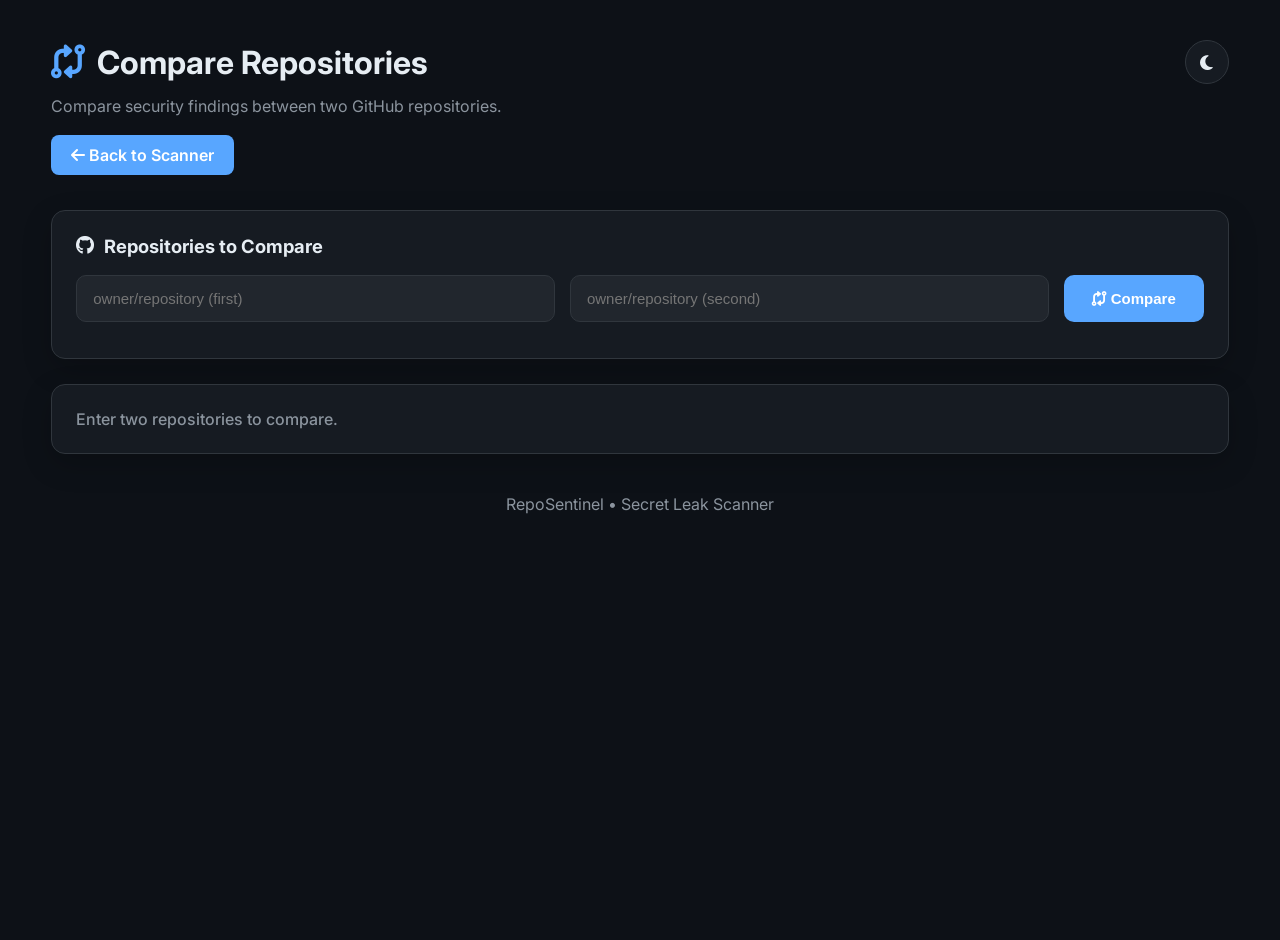
<file: static/compare.html>
<!DOCTYPE html>
<html lang="en">
<head>
    <meta charset="UTF-8">
    <meta name="viewport" content="width=device-width, initial-scale=1.0">
    <title>RepoSentinel | Compare Repositories</title>
    <link rel="stylesheet" href="/static/style.css">
    <script src="/static/theme.js"></script>
    <link href="https://fonts.googleapis.com/css2?family=Inter:wght@300;400;500;600;700&display=swap" rel="stylesheet">
    <link rel="stylesheet" href="https://cdnjs.cloudflare.com/ajax/libs/font-awesome/6.5.2/css/all.min.css">
    <link rel="icon" href="/static/favicon.ico">
</head>
<body>
<div class="container">
    <header>
        <div class="header-top">
            <div class="logo">
                <i class="fa-solid fa-code-compare"></i>
                <h1>Compare Repositories</h1>
            </div>
            <button id="themeToggle" class="theme-toggle" title="Toggle light/dark theme">
                <i class="fa-solid fa-moon"></i>
            </button>
        </div>

        <p class="subtitle">Compare security findings between two GitHub repositories.</p>
        <a href="/dashboard" style="display: inline-block; margin-top: 15px; padding: 10px 20px; background: var(--primary); color: white; border-radius: 8px; text-decoration: none; font-weight: 600;">
    <i class="fa-solid fa-arrow-left"></i> Back to Scanner
</a>
    </header>
    <section class="panel">
        <h2>
            <i class="fa-brands fa-github"></i>
            Repositories to Compare
        </h2>
        <div class="scan-box">
            <input id="repo1Input" type="text" placeholder="owner/repository (first)" autocomplete="off">
            <input id="repo2Input" type="text" placeholder="owner/repository (second)" autocomplete="off">
            <button id="compareBtn">
                <i class="fa-solid fa-code-compare"></i>
                Compare
            </button>
        </div>
    </section>
    <section class="panel">
    <div id="compareStatus" class="status idle">Enter two repositories to compare.</div>
    <div id="compareLoader" class="loader hidden">
        <div class="spinner"></div>
        <span>Comparing repositories...</span>
    </div>
</section>
    <section id="compareResults" class="hidden"></section>
    <footer>RepoSentinel • Secret Leak Scanner</footer>
</div>
<script src="/static/apiClient.js"></script>
<script src="/static/compare.js"></script>
</body>
</html>
</file>
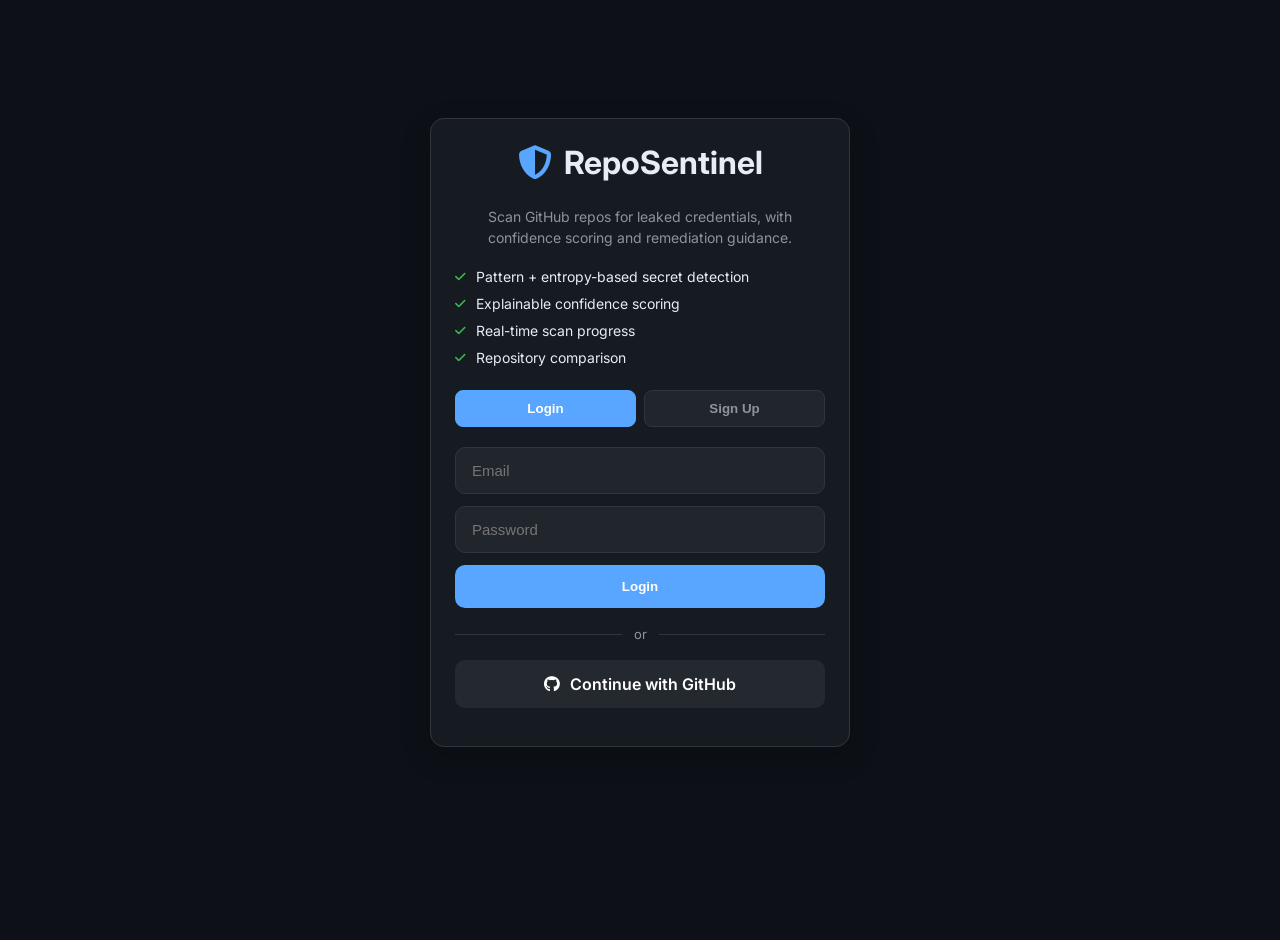
<file: static/login.html>
<!DOCTYPE html>
<html lang="en">
<head>
    <meta charset="UTF-8">
    <meta name="viewport" content="width=device-width, initial-scale=1.0">
    <title>RepoSentinel | Sign In</title>
    <link rel="stylesheet" href="/static/style.css">
    <script src="/static/theme.js"></script>
    <link href="https://fonts.googleapis.com/css2?family=Inter:wght@300;400;500;600;700&display=swap" rel="stylesheet">
    <link rel="stylesheet" href="https://cdnjs.cloudflare.com/ajax/libs/font-awesome/6.5.2/css/all.min.css">
    <link rel="icon" href="/static/favicon.ico">
</head>
<body>
<div class="container auth-container">
    <div class="panel auth-panel">
        <div class="logo">
    <i class="fa-solid fa-shield-halved"></i>
    <h1>RepoSentinel</h1>
</div>
<p class="auth-subtitle">Scan GitHub repos for leaked credentials, with confidence scoring and remediation guidance.</p>
<ul class="auth-features">
    <li><i class="fa-solid fa-check"></i> Pattern + entropy-based secret detection</li>
    <li><i class="fa-solid fa-check"></i> Explainable confidence scoring</li>
    <li><i class="fa-solid fa-check"></i> Real-time scan progress</li>
    <li><i class="fa-solid fa-check"></i> Repository comparison</li>
</ul>
<div class="auth-tabs">
            <button id="loginTab" class="auth-tab active" type="button">Login</button>
            <button id="signupTab" class="auth-tab" type="button">Sign Up</button>
        </div>
        <form id="authForm">
            <input id="emailInput" type="email" placeholder="Email" autocomplete="username" required>
            <input id="passwordInput" type="password" placeholder="Password" autocomplete="current-password" required>
            <button type="submit" id="authSubmitBtn">Login</button>
        </form>
<div class="auth-divider"><span>or</span></div>
<a href="/auth/github/login" class="github-btn">
    <i class="fa-brands fa-github"></i> Continue with GitHub
</a>
<div id="authStatus" class="status idle"></div>
    </div>
</div>
<script src="/static/login.js"></script>
</body>
</html>
</file>
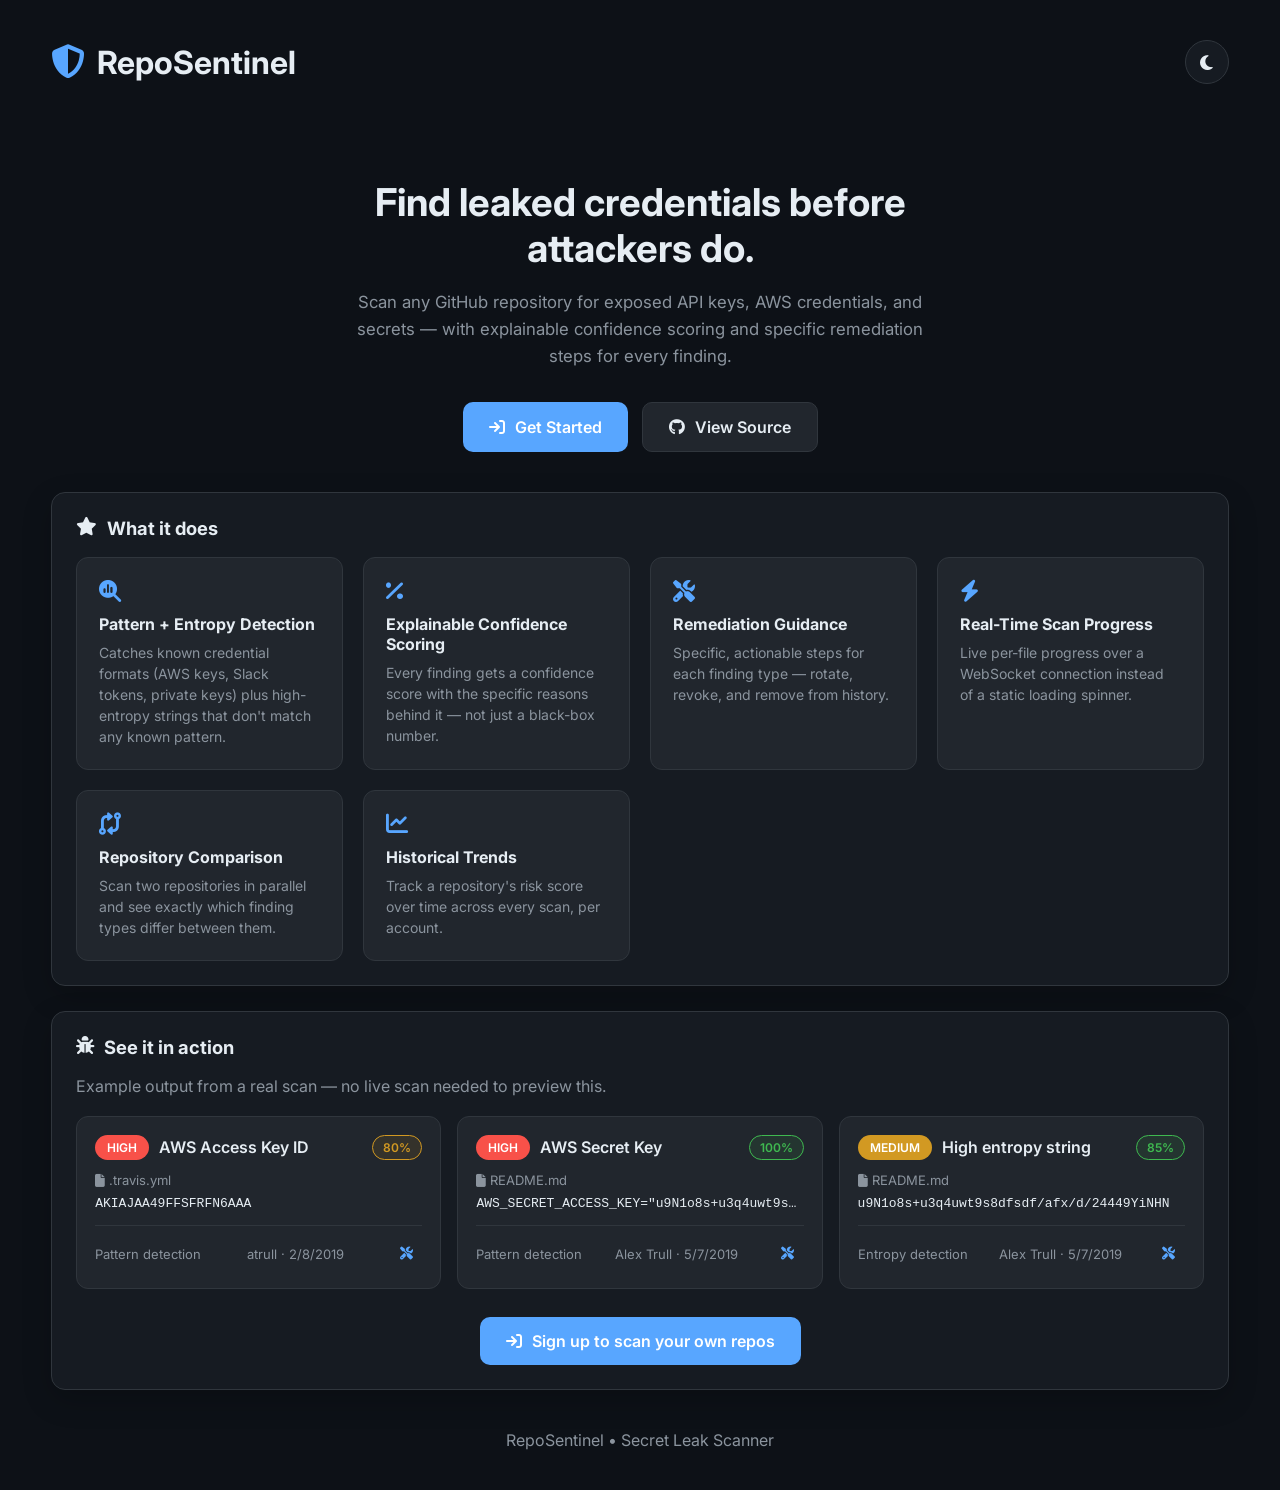
<file: static/scanner.html>
<!DOCTYPE html>
<html lang="en">
<head>
    <meta charset="UTF-8">
    <meta name="viewport" content="width=device-width, initial-scale=1.0">
    <title>RepoSentinel | GitHub Secret Scanner</title>

    <link rel="stylesheet" href="/static/style.css">
    <script src="/static/theme.js"></script>

    <link href="https://fonts.googleapis.com/css2?family=Inter:wght@300;400;500;600;700&display=swap" rel="stylesheet">
    <link rel="stylesheet" href="https://cdnjs.cloudflare.com/ajax/libs/font-awesome/6.5.2/css/all.min.css">
    <link rel="icon" href="/static/favicon.ico">
</head>
<body>

<div class="container">

    <header>
        <div class="header-top">
            <div class="logo">
                <i class="fa-solid fa-shield-halved"></i>
                <h1>RepoSentinel</h1>
            </div>
            <button id="themeToggle" class="theme-toggle" title="Toggle light/dark theme">
                <i class="fa-solid fa-moon"></i>
            </button>
        </div>
    </header>

    <section class="hero">
        <h2 class="hero-title">Find leaked credentials before attackers do.</h2>
        <p class="hero-subtitle">
            Scan any GitHub repository for exposed API keys, AWS credentials, and secrets —
            with explainable confidence scoring and specific remediation steps for every finding.
        </p>
        <div class="hero-cta">
            <a href="/login" class="cta-primary">
                <i class="fa-solid fa-arrow-right-to-bracket"></i> Get Started
            </a>
            <a href="https://github.com/vidya235252-crypto/credential-scanner" class="cta-secondary" target="_blank" rel="noopener">
                <i class="fa-brands fa-github"></i> View Source
            </a>
        </div>
    </section>

    <section class="panel">
        <h2><i class="fa-solid fa-star"></i> What it does</h2>
        <div class="feature-grid">
            <div class="feature-card">
                <i class="fa-solid fa-magnifying-glass-chart"></i>
                <h3>Pattern + Entropy Detection</h3>
                <p>Catches known credential formats (AWS keys, Slack tokens, private keys) plus high-entropy strings that don't match any known pattern.</p>
            </div>
            <div class="feature-card">
                <i class="fa-solid fa-percent"></i>
                <h3>Explainable Confidence Scoring</h3>
                <p>Every finding gets a confidence score with the specific reasons behind it — not just a black-box number.</p>
            </div>
            <div class="feature-card">
                <i class="fa-solid fa-screwdriver-wrench"></i>
                <h3>Remediation Guidance</h3>
                <p>Specific, actionable steps for each finding type — rotate, revoke, and remove from history.</p>
            </div>
            <div class="feature-card">
                <i class="fa-solid fa-bolt"></i>
                <h3>Real-Time Scan Progress</h3>
                <p>Live per-file progress over a WebSocket connection instead of a static loading spinner.</p>
            </div>
            <div class="feature-card">
                <i class="fa-solid fa-code-compare"></i>
                <h3>Repository Comparison</h3>
                <p>Scan two repositories in parallel and see exactly which finding types differ between them.</p>
            </div>
            <div class="feature-card">
                <i class="fa-solid fa-chart-line"></i>
                <h3>Historical Trends</h3>
                <p>Track a repository's risk score over time across every scan, per account.</p>
            </div>
        </div>
    </section>

    <section class="panel">
        <h2><i class="fa-solid fa-bug"></i> See it in action</h2>
        <p class="demo-caption">Example output from a real scan — no live scan needed to preview this.</p>

        <div class="findings-cards">
            <div class="finding-card">
                <div class="finding-card-header">
                    <span class="badge high">HIGH</span>
                    <span class="finding-type">AWS Access Key ID</span>
                    <span class="confidence-badge confidence-medium" title="Pattern match, but low entropy">80%</span>
                </div>
                <div class="finding-card-body">
                    <p class="finding-file"><i class="fa-solid fa-file"></i> .travis.yml</p>
                    <code class="finding-value">AKIAJAA49FFSFRFN6AAA</code>
                </div>
                <div class="finding-card-footer">
                    <span>Pattern detection</span>
                    <span>atrull &middot; 2/8/2019</span>
                    <span class="remediation-icon" title="1. Rotate the credential in AWS IAM immediately.&#10;2. Revoke the exposed access key.">
                        <i class="fa-solid fa-screwdriver-wrench"></i>
                    </span>
                </div>
            </div>

            <div class="finding-card">
                <div class="finding-card-header">
                    <span class="badge high">HIGH</span>
                    <span class="finding-type">AWS Secret Key</span>
                    <span class="confidence-badge confidence-high" title="Pattern match, high entropy, real credential">100%</span>
                </div>
                <div class="finding-card-body">
                    <p class="finding-file"><i class="fa-solid fa-file"></i> README.md</p>
                    <code class="finding-value">AWS_SECRET_ACCESS_KEY="u9N1o8s+u3q4uwt9s8dfsd...</code>
                </div>
                <div class="finding-card-footer">
                    <span>Pattern detection</span>
                    <span>Alex Trull &middot; 5/7/2019</span>
                    <span class="remediation-icon" title="1. Rotate the credential in AWS IAM immediately.&#10;2. Revoke the exposed secret key.">
                        <i class="fa-solid fa-screwdriver-wrench"></i>
                    </span>
                </div>
            </div>

            <div class="finding-card">
                <div class="finding-card-header">
                    <span class="badge medium">MEDIUM</span>
                    <span class="finding-type">High entropy string</span>
                    <span class="confidence-badge confidence-high" title="Genuinely high entropy, not a placeholder">85%</span>
                </div>
                <div class="finding-card-body">
                    <p class="finding-file"><i class="fa-solid fa-file"></i> README.md</p>
                    <code class="finding-value">u9N1o8s+u3q4uwt9s8dfsdf/afx/d/24449YiNHN</code>
                </div>
                <div class="finding-card-footer">
                    <span>Entropy detection</span>
                    <span>Alex Trull &middot; 5/7/2019</span>
                    <span class="remediation-icon" title="1. Manually verify whether this value is a real credential.&#10;2. If real, rotate/revoke it.">
                        <i class="fa-solid fa-screwdriver-wrench"></i>
                    </span>
                </div>
            </div>
        </div>

        <div class="demo-footer-cta">
            <a href="/login" class="cta-primary"><i class="fa-solid fa-arrow-right-to-bracket"></i> Sign up to scan your own repos</a>
        </div>
    </section>

    <footer>
        RepoSentinel • Secret Leak Scanner
    </footer>

</div>

</body>
</html>
</file>
<file: static/style.css>
* {
    margin: 0;
    padding: 0;
    box-sizing: border-box;
}

:root, [data-theme="dark"] {
    --bg: #0d1117;
    --surface: #161b22;
    --surface-light: #21262d;
    --border: #30363d;
    --primary: #58a6ff;
    --primary-hover: #79c0ff;
    --text: #e6edf3;
    --muted: #8b949e;
    --success: #3fb950;
    --danger: #f85149;
    --warning: #d29922;
}

[data-theme="light"] {
    --bg: #f6f8fa;
    --surface: #ffffff;
    --surface-light: #f0f2f5;
    --border: #d0d7de;
    --primary: #0969da;
    --primary-hover: #1178e0;
    --text: #1f2328;
    --muted: #57606a;
    --success: #1a7f37;
    --danger: #cf222e;
    --warning: #9a6700;
}

body {
    transition: background-color .2s, color .2s;
}

.panel, .summary-card {
    transition: background-color .2s, border-color .2s;
}

body {
    font-family: "Inter", sans-serif;
    background: var(--bg);
    color: var(--text);
    min-height: 100vh;
}

.container {
    width: min(1200px, 92%);
    margin: 40px auto;
}

header {
    margin-bottom: 35px;
}

.logo {
    display: flex;
    align-items: center;
    gap: 12px;
}

.header-top {
    display: flex;
    align-items: center;
    justify-content: space-between;
}

.theme-toggle {
    width: 44px;
    height: 44px;
    border-radius: 50%;
    border: 1px solid var(--border);
    background: var(--surface);
    color: var(--text);
    font-size: 17px;
    cursor: pointer;
    display: flex;
    align-items: center;
    justify-content: center;
    transition: .2s;
}
.header-actions {
    display: flex;
    align-items: center;
    gap: 10px;
}

.theme-toggle:hover {
    border-color: var(--primary);
    color: var(--primary);
}

.logo i {
    font-size: 34px;
    color: var(--primary);
}

.logo h1 {
    font-size: 2rem;
    font-weight: 700;
}

.subtitle {
    margin-top: 10px;
    color: var(--muted);
    line-height: 1.6;
}

.panel {
    background: var(--surface);
    border: 1px solid var(--border);
    border-radius: 14px;
    padding: 24px;
    margin-bottom: 25px;
    box-shadow: 0 10px 30px rgba(0,0,0,.2);
}

.panel h2 {
    font-size: 1.15rem;
    margin-bottom: 18px;
    display: flex;
    align-items: center;
    gap: 10px;
}

.scan-box {
    display: flex;
    gap: 15px;
    margin-bottom: 12px;
}

.scan-box input {
    flex: 1;
    padding: 14px 16px;
    border-radius: 10px;
    border: 1px solid var(--border);
    background: var(--surface-light);
    color: var(--text);
    font-size: 15px;
    outline: none;
    transition: .25s;
}

.scan-box input:focus {
    border-color: var(--primary);
}

.scan-box button {
    padding: 14px 28px;
    border: none;
    border-radius: 10px;
    background: var(--primary);
    color: white;
    font-size: 15px;
    font-weight: 600;
    cursor: pointer;
    transition: .25s;
}

.scan-box button:hover {
    background: var(--primary-hover);
}

.hint {
    color: var(--muted);
}

.status {
    font-weight: 500;
}

.idle {
    color: var(--muted);
}

.loader {
    display: flex;
    align-items: center;
    gap: 14px;
    margin-top: 16px;
}

.hidden {
    display: none !important;
}

.spinner {
    width: 22px;
    height: 22px;
    border-radius: 50%;
    border: 3px solid rgba(255,255,255,.15);
    border-top-color: var(--primary);
    animation: spin .8s linear infinite;
}

@keyframes spin {
    to {
        transform: rotate(360deg);
    }
}

.summary-grid {
    display: grid;
    grid-template-columns: repeat(auto-fit, minmax(220px,1fr));
    gap: 18px;
    margin-bottom: 25px;
}

.summary-card {
    background: var(--surface);
    border: 1px solid var(--border);
    border-radius: 14px;
    padding: 22px;
    display: flex;
    align-items: center;
    gap: 18px;
    transition: .25s;
}

.summary-card:hover {
    transform: translateY(-4px);
    border-color: var(--primary);
}

.summary-card i {
    width: 58px;
    height: 58px;
    border-radius: 50%;
    background: rgba(88,166,255,.12);
    color: var(--primary);
    display: flex;
    align-items: center;
    justify-content: center;
    font-size: 22px;
}

.summary-card h3 {
    font-size: 1.7rem;
    margin-bottom: 4px;
}

.summary-card p {
    color: var(--muted);
}

.section-title {
    display: flex;
    justify-content: space-between;
    align-items: center;
    margin-bottom: 20px;
}

.section-title button {
    background: var(--surface-light);
    color: var(--text);
    border: 1px solid var(--border);
    border-radius: 8px;
    padding: 10px 16px;
    cursor: pointer;
    transition: .25s;
}

.section-title button:hover {
    border-color: var(--primary);
}

table {
    width: 100%;
    border-collapse: collapse;
}

thead {
    background: var(--surface-light);
}

th {
    text-align: left;
    padding: 16px;
    font-size: 14px;
}

td {
    padding: 16px;
    border-top: 1px solid var(--border);
    font-size: 14px;
}

tbody tr {
    transition: .2s;
}

tbody tr:hover {
    background: rgba(255,255,255,.03);
}

.badge {
    display: inline-block;
    padding: 5px 12px;
    border-radius: 999px;
    color: white;
    font-size: 12px;
    font-weight: 600;
}

.high {
    background: var(--danger);
}

.medium {
    background: var(--warning);
}

.safe {
    background: var(--success);
}

.confidence-badge {
    display: inline-block;
    padding: 4px 10px;
    border-radius: 999px;
    font-size: 12px;
    font-weight: 600;
    cursor: help;
    border: 1px solid transparent;
}

.confidence-high {
    color: var(--success);
    border-color: var(--success);
    background: rgba(63,185,80,.1);
}

.confidence-medium {
    color: var(--warning);
    border-color: var(--warning);
    background: rgba(210,153,34,.1);
}

.confidence-low {
    color: var(--danger);
    border-color: var(--danger);
    background: rgba(248,81,73,.1);
}

.remediation-icon {
    display: inline-flex;
    align-items: center;
    justify-content: center;
    width: 32px;
    height: 32px;
    border-radius: 8px;
    color: var(--primary);
    cursor: help;
    transition: .2s;
}

.remediation-icon:hover {
    background: rgba(88, 166, 255, .12);
}

#resultsWrapper {
    overflow-x: auto;
}

.findings-cards {
    display: grid;
    grid-template-columns: repeat(auto-fill, minmax(340px, 1fr));
    gap: 16px;
}

.finding-card {
    background: var(--surface-light);
    border: 1px solid var(--border);
    border-radius: 12px;
    padding: 18px;
    transition: .2s;
}

.finding-card:hover {
    border-color: var(--primary);
}

.finding-card-header {
    display: flex;
    align-items: center;
    gap: 10px;
    margin-bottom: 12px;
}

.finding-card-body {
    margin-bottom: 4px;
}

.finding-type {
    font-weight: 600;
    flex: 1;
}

.finding-file {
    color: var(--muted);
    font-size: 13px;
    margin-bottom: 8px;
}

.finding-value {
    display: block;
    overflow: hidden;
    text-overflow: ellipsis;
    white-space: nowrap;
    max-width: 100%;
}

.finding-card-footer {
    display: flex;
    align-items: center;
    justify-content: space-between;
    margin-top: 14px;
    padding-top: 12px;
    border-top: 1px solid var(--border);
    color: var(--muted);
    font-size: 13px;
}

.empty {
    text-align: center;
    padding: 60px 20px;
}

.empty i {
    font-size: 55px;
    color: var(--success);
    margin-bottom: 18px;
}

.empty h3 {
    margin-bottom: 10px;
}

.empty p {
    color: var(--muted);
}

#historyTable td:first-child {
    font-weight: 600;
}

footer {
    text-align: center;
    color: var(--muted);
    margin: 40px 0 20px;
}

::-webkit-scrollbar {
    width: 8px;
}

::-webkit-scrollbar-track {
    background: var(--bg);
}

::-webkit-scrollbar-thumb {
    background: var(--border);
    border-radius: 10px;
}

::-webkit-scrollbar-thumb:hover {
    background: #555;
}

@media (max-width: 768px) {

    .scan-box {
        flex-direction: column;
    }

    .scan-box button {
        width: 100%;
    }

    .section-title {
        flex-direction: column;
        gap: 15px;
        align-items: flex-start;
    }

    table {
        display: block;
        overflow-x: auto;
    }

    .summary-grid {
        grid-template-columns: 1fr;
    }

}

.auth-container {
    display: flex;
    align-items: center;
    justify-content: center;
    min-height: 90vh;
}

.auth-panel {
    width: min(420px, 90%);
}

.auth-panel .logo {
    justify-content: center;
    margin-bottom: 24px;
}

.auth-tabs {
    display: flex;
    gap: 8px;
    margin-bottom: 20px;
}

.auth-tab {
    flex: 1;
    padding: 10px;
    border: 1px solid var(--border);
    background: var(--surface-light);
    color: var(--muted);
    border-radius: 8px;
    cursor: pointer;
    font-weight: 600;
    transition: .2s;
}

.auth-tab.active {
    background: var(--primary);
    color: white;
    border-color: var(--primary);
}

#authForm {
    display: flex;
    flex-direction: column;
    gap: 12px;
}

#authForm input {
    padding: 14px 16px;
    border-radius: 10px;
    border: 1px solid var(--border);
    background: var(--surface-light);
    color: var(--text);
    font-size: 15px;
    outline: none;
}

#authForm input:focus {
    border-color: var(--primary);
}

#authForm button[type="submit"] {
    padding: 14px;
    border: none;
    border-radius: 10px;
    background: var(--primary);
    color: white;
    font-weight: 600;
    cursor: pointer;
}

#authStatus {
    margin-top: 14px;
    text-align: center;
}

.auth-subtitle {
    color: var(--muted);
    text-align: center;
    margin-bottom: 20px;
    line-height: 1.5;
    font-size: 14px;
}

.auth-features {
    list-style: none;
    margin-bottom: 24px;
    display: flex;
    flex-direction: column;
    gap: 10px;
}

.auth-features li {
    display: flex;
    align-items: center;
    gap: 10px;
    color: var(--text);
    font-size: 14px;
}

.auth-features i {
    color: var(--success);
    font-size: 12px;
}

.hero {
    text-align: center;
    padding: 60px 20px 40px;
}

.hero-title {
    font-size: 2.4rem;
    font-weight: 700;
    margin-bottom: 18px;
    max-width: 700px;
    margin-left: auto;
    margin-right: auto;
}

.hero-subtitle {
    color: var(--muted);
    font-size: 1.05rem;
    line-height: 1.6;
    max-width: 600px;
    margin: 0 auto 32px;
}

.hero-cta {
    display: flex;
    gap: 14px;
    justify-content: center;
    flex-wrap: wrap;
}

.cta-primary, .cta-secondary {
    display: inline-flex;
    align-items: center;
    gap: 10px;
    padding: 14px 26px;
    border-radius: 10px;
    font-weight: 600;
    text-decoration: none;
    transition: .2s;
}

.cta-primary {
    background: var(--primary);
    color: white;
}

.cta-primary:hover {
    background: var(--primary-hover);
}

.cta-secondary {
    background: var(--surface-light);
    color: var(--text);
    border: 1px solid var(--border);
}

.cta-secondary:hover {
    border-color: var(--primary);
}

.feature-grid {
    display: grid;
    grid-template-columns: repeat(auto-fill, minmax(260px, 1fr));
    gap: 20px;
}

.feature-card {
    background: var(--surface-light);
    border: 1px solid var(--border);
    border-radius: 12px;
    padding: 22px;
}

.feature-card i {
    font-size: 22px;
    color: var(--primary);
    margin-bottom: 12px;
}

.feature-card h3 {
    font-size: 1rem;
    margin-bottom: 8px;
}

.feature-card p {
    color: var(--muted);
    font-size: 14px;
    line-height: 1.5;
}

.demo-caption {
    color: var(--muted);
    margin-bottom: 20px;
}

.demo-footer-cta {
    text-align: center;
    margin-top: 28px;
}

.auth-divider {
    display: flex;
    align-items: center;
    color: var(--muted);
    font-size: 13px;
    margin: 18px 0;
}

.auth-divider::before,
.auth-divider::after {
    content: "";
    flex: 1;
    border-bottom: 1px solid var(--border);
}

.auth-divider span {
    padding: 0 12px;
}

.github-btn {
    display: flex;
    align-items: center;
    justify-content: center;
    gap: 10px;
    padding: 14px;
    border-radius: 10px;
    background: #24292f;
    color: white;
    text-decoration: none;
    font-weight: 600;
    transition: .2s;
}

.github-btn:hover {
    background: #32383f;
}
</file>
